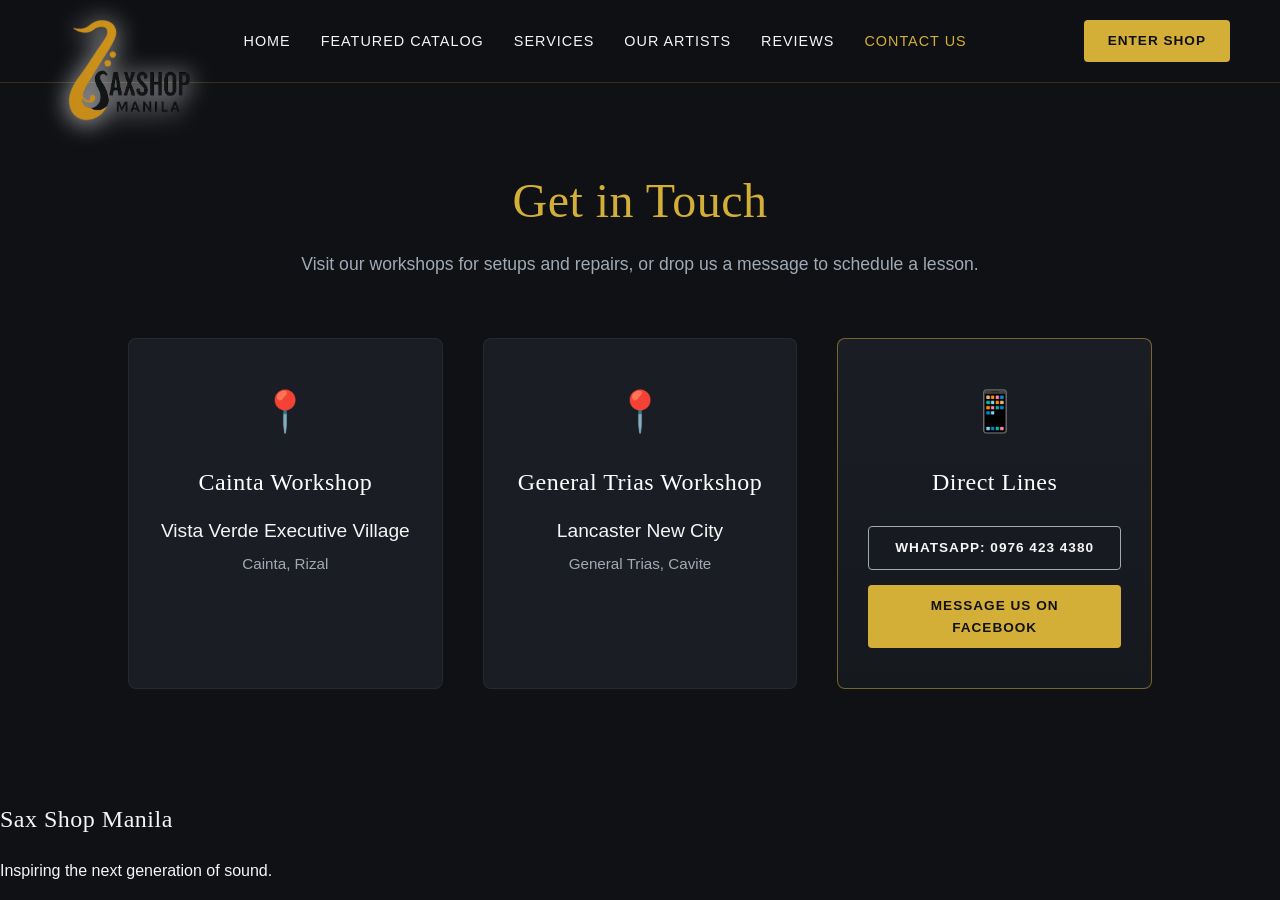
<file: contacts.html>
<!DOCTYPE html>
<html lang="en">
<head>
    <meta charset="UTF-8">
    <meta name="viewport" content="width=device-width, initial-scale=1">
    <title>Contact Us | Sax Shop Manila</title>
    <link rel="icon" href="assets/icons/logo.jpg">
    <link href="css/global.css" rel="stylesheet">
    <link href="css/contacts.css" rel="stylesheet">
</head>
<body class="contacts-body">

    <header class="main-header">
        <div class="logo">
            <a href="index.html">
                <img src="assets/icons/logo-transparent.png" alt="Sax Shop Manila" class="nav-logo">
            </a>
        </div>
        
        <nav class="primary-nav">
            <ul>
                <li><a href="index.html">Home</a></li>
                <li><a href="featured.html">Featured Catalog</a></li>
                <li><a href="services.html">Services</a></li>
                <li><a href="index.html#artists">Our Artists</a></li>
                <li><a href="index.html#reviews">Reviews</a></li>
                <li><a href="contacts.html" active="true">Contact Us</li>
            </ul>
        </nav>

        <div class="nav-actions">
            <a href="catalog.html" class="btn-primary btn-gold">Enter Shop</a>
        </div>
    </header> 

    <main class="contact-section">
        <div class="section-header">
            <h2>Get in Touch</h2>
            <p>Visit our workshops for setups and repairs, or drop us a message to schedule a lesson.</p>
        </div>

        <div class="contact-grid">
            <div class="contact-card">
                <div class="card-icon">📍</div>
                <h3>Cainta Workshop</h3>
                <p class="address">Vista Verde Executive Village</p>
                <p class="sub-text">Cainta, Rizal</p>
            </div>

            <div class="contact-card">
                <div class="card-icon">📍</div>
                <h3>General Trias Workshop</h3>
                <p class="address">Lancaster New City</p>
                <p class="sub-text">General Trias, Cavite</p>
            </div>

            <div class="contact-card highlight-card">
                <div class="card-icon">📱</div>
                <h3>Direct Lines</h3>
                <div class="contact-links">
                    <a href="https://wa.me/639764234380" target="_blank" class="btn-secondary">
                        WhatsApp: 0976 423 4380
                    </a>
                    <a href="https://web.facebook.com/Saxshopmanila" target="_blank" class="btn-primary btn-gold">
                        Message us on Facebook
                    </a>
                </div>
            </div>
        </div>
    </main>

    <footer class="grand-footer">
        <div class="footer-content">
            <h2>Sax Shop Manila</h2>
            <p>Inspiring the next generation of sound.</p>
        </div>
    </footer>
</body>
</html>
</file>
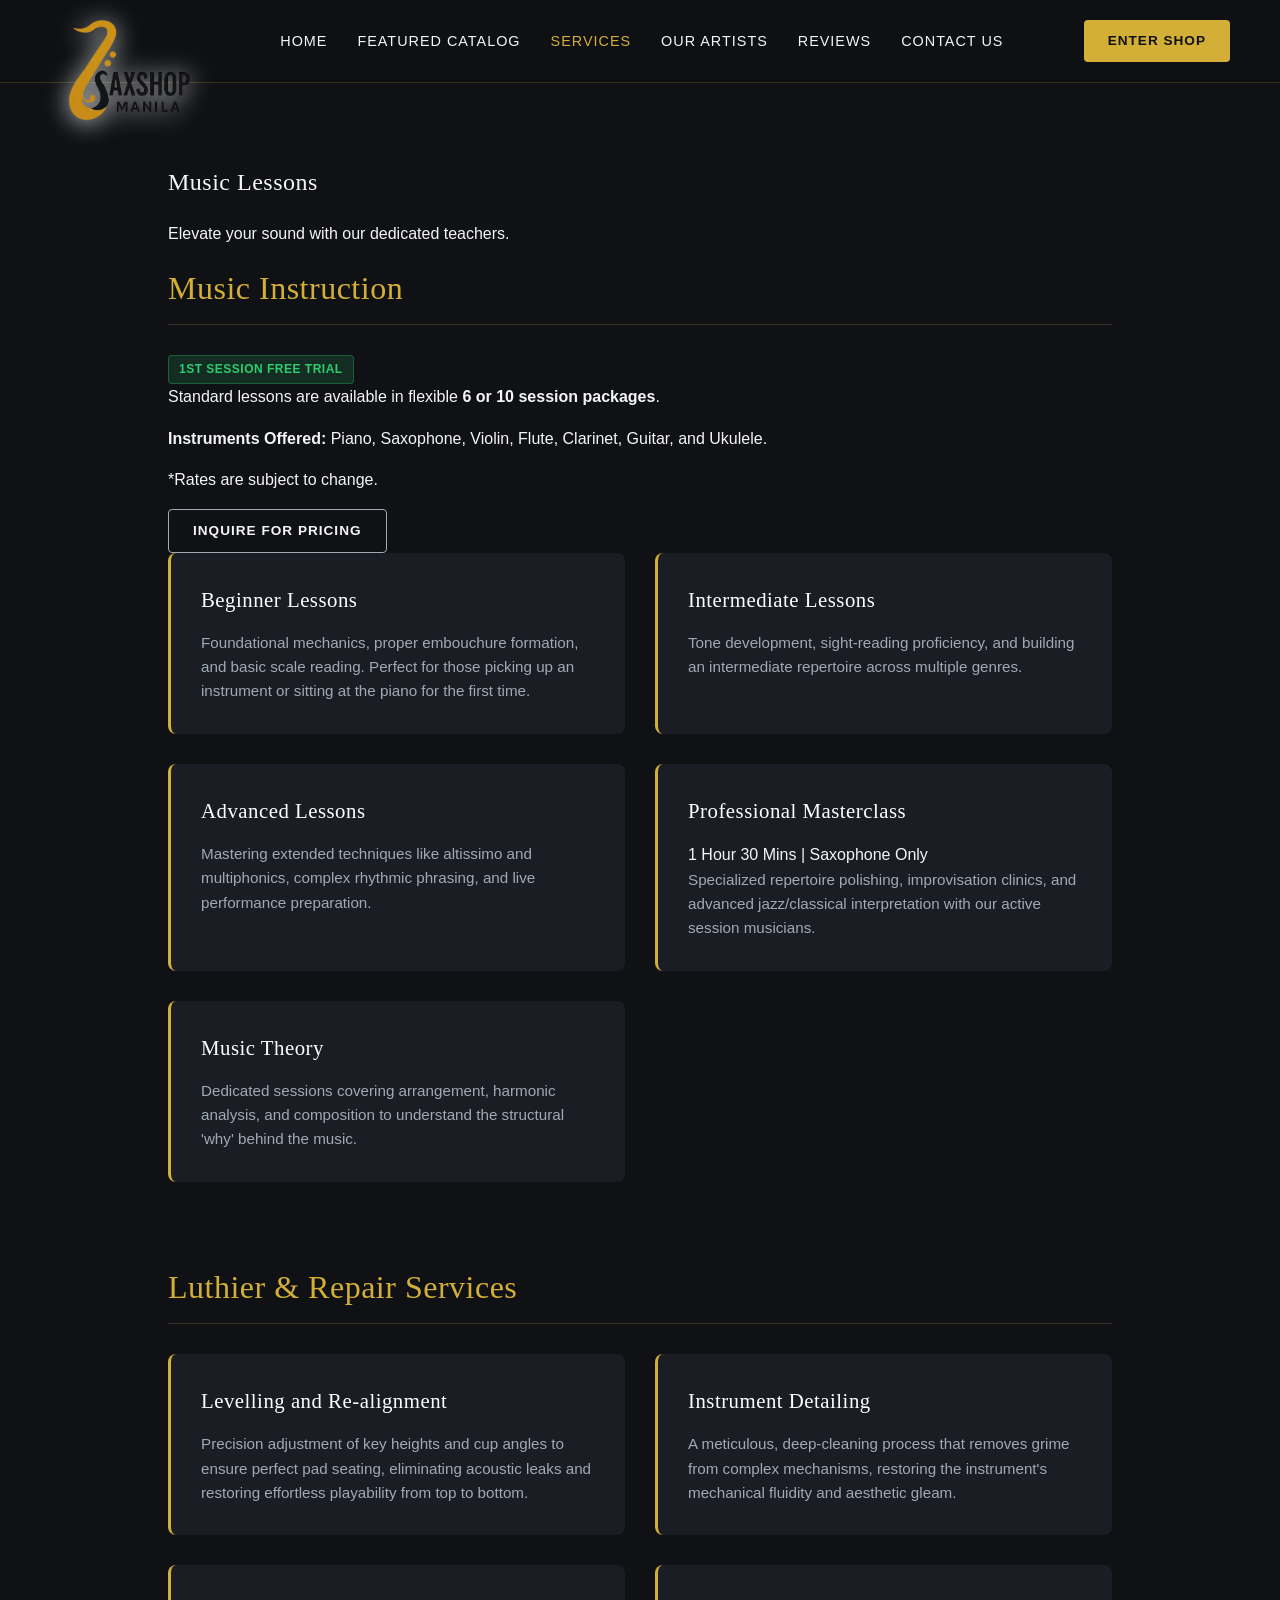
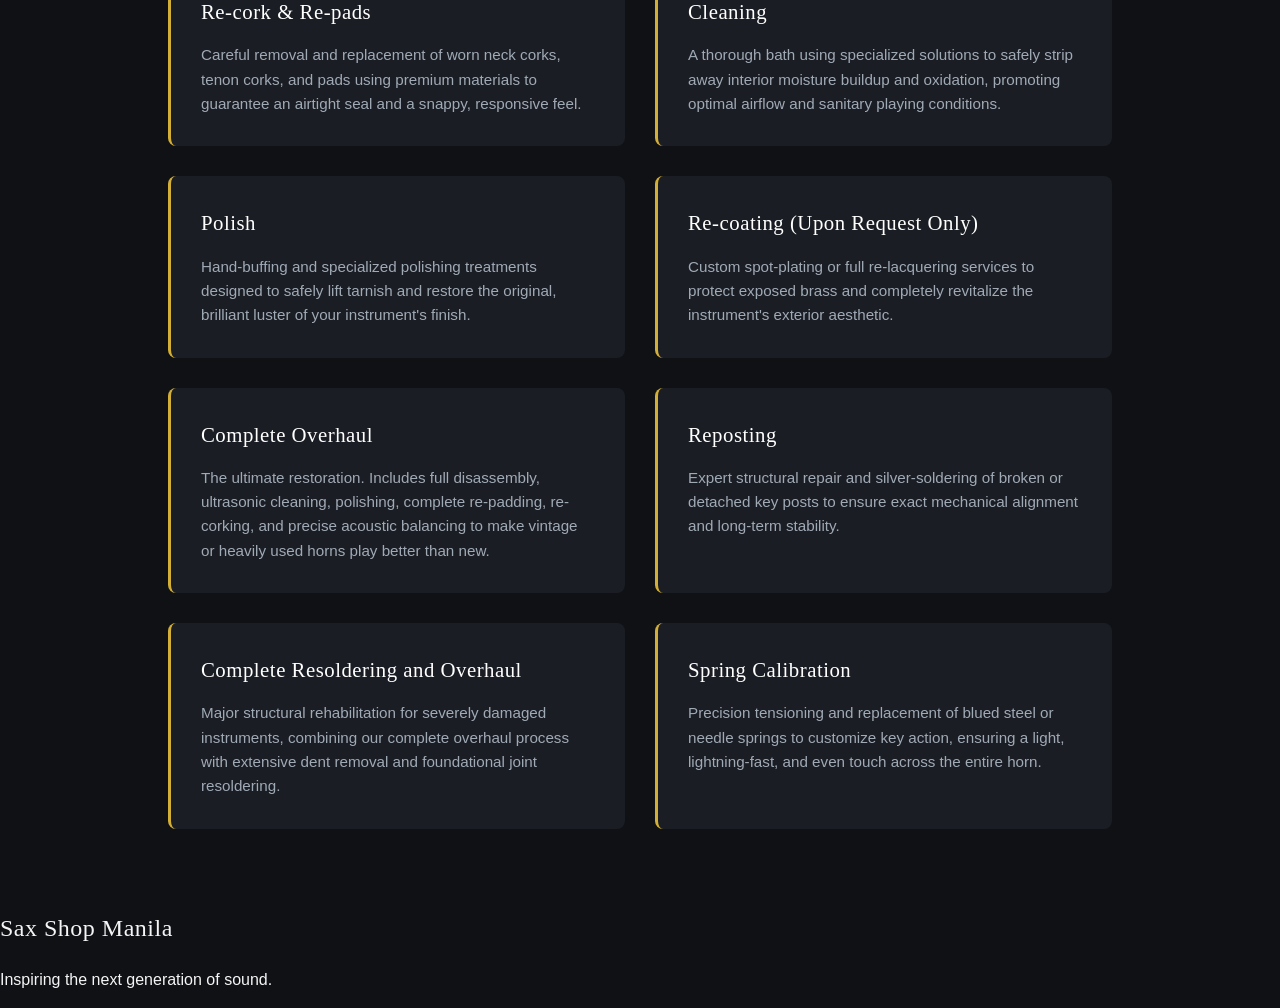
<file: services.html>
<!DOCTYPE html>
<html lang="en">
<head>
    <meta charset="UTF-8">
    <meta name="viewport" content="width=device-width, initial-scale=1">
    <title>Services & Lessons | Sax Shop Manila</title>
    <link rel="icon" href="assets/icons/logo.jpg">
    <link href="css/global.css" rel="stylesheet">
    <link href="css/services.css" rel="stylesheet">
</head>
<body class="services-body">

    <header class="main-header">
        <div class="logo">
            <a href="index.html">
                <img src="assets/icons/logo-transparent.png" alt="Sax Shop Manila" class="nav-logo">
            </a>
        </div>
        
        <nav class="primary-nav">
            <ul>
                <li><a href="index.html#hero">Home</a></li>
                <li><a href="featured.html">Featured Catalog</a></li>
                <li><a href="services.html" active="true">Services</a></li>
                <li><a href="index.html#artists">Our Artists</a></li>
                <li><a href="index.html#reviews">Reviews</a></li>
                <li><a href="contacts.html">Contact Us</a></li>
            </ul>
        </nav>

        <div class="nav-actions">
            <a href="catalog.html" class="btn-primary btn-gold">Enter Shop</a>
        </div>
    </header> 

    <main class="services-wrapper">
        <div class="section-header">
            <h2>Music Lessons</h2>
            <p>Elevate your sound with our dedicated teachers.</p>
        </div>

        <div class="service-category">
            <h3 class="category-title">Music Instruction</h3>
            
            <div class="service-info-banner">
                <div class="banner-content">
                    <span class="badge badge-stock">1st Session Free Trial</span>
                    <p>Standard lessons are available in flexible <strong>6 or 10 session packages</strong>.</p>
                    <p class="instruments-list"><strong>Instruments Offered:</strong> Piano, Saxophone, Violin, Flute, Clarinet, Guitar, and Ukulele.</p>
                </div>
                <div class="banner-action">
                    <p class="price-disclaimer">*Rates are subject to change.</p>
                    <a href="contacts.html" class="btn-secondary">Inquire for Pricing</a>
                </div>
            </div>

            <div class="service-grid">
                <div class="service-card" id="lessons-beginner">
                    <h4>Beginner Lessons</h4>
                    <p>Foundational mechanics, proper embouchure formation, and basic scale reading. Perfect for those picking up an instrument or sitting at the piano for the first time.</p>
                </div>
                <div class="service-card" id="lessons-intermediate">
                    <h4>Intermediate Lessons</h4>
                    <p>Tone development, sight-reading proficiency, and building an intermediate repertoire across multiple genres.</p>
                </div>
                <div class="service-card" id="lessons-advanced">
                    <h4>Advanced Lessons</h4>
                    <p>Mastering extended techniques like altissimo and multiphonics, complex rhythmic phrasing, and live performance preparation.</p>
                </div>
                <div class="service-card" id="lessons-professional">
                    <h4>Professional Masterclass</h4>
                    <span class="card-badge">1 Hour 30 Mins | Saxophone Only</span>
                    <p>Specialized repertoire polishing, improvisation clinics, and advanced jazz/classical interpretation with our active session musicians.</p>
                </div>
                <div class="service-card" id="music-theory">
                    <h4>Music Theory</h4>
                    <p>Dedicated sessions covering arrangement, harmonic analysis, and composition to understand the structural 'why' behind the music.</p>
                </div>
            </div>
        </div>

        <div class="service-category mt-50">
            <h3 class="category-title">Luthier & Repair Services</h3>
            <div class="service-grid">
                
                <div class="service-card">
                    <h4>Levelling and Re-alignment</h4>
                    <p>Precision adjustment of key heights and cup angles to ensure perfect pad seating, eliminating acoustic leaks and restoring effortless playability from top to bottom.</p>
                </div>
                
                <div class="service-card">
                    <h4>Instrument Detailing</h4>
                    <p>A meticulous, deep-cleaning process that removes grime from complex mechanisms, restoring the instrument's mechanical fluidity and aesthetic gleam.</p>
                </div>
                
                <div class="service-card">
                    <h4>Re-cork & Re-pads</h4>
                    <p>Careful removal and replacement of worn neck corks, tenon corks, and pads using premium materials to guarantee an airtight seal and a snappy, responsive feel.</p>
                </div>
                
                <div class="service-card">
                    <h4>Cleaning</h4>
                    <p>A thorough bath using specialized solutions to safely strip away interior moisture buildup and oxidation, promoting optimal airflow and sanitary playing conditions.</p>
                </div>
                
                <div class="service-card">
                    <h4>Polish</h4>
                    <p>Hand-buffing and specialized polishing treatments designed to safely lift tarnish and restore the original, brilliant luster of your instrument's finish.</p>
                </div>
                
                <div class="service-card">
                    <h4>Re-coating (Upon Request Only)</h4>
                    <p>Custom spot-plating or full re-lacquering services to protect exposed brass and completely revitalize the instrument's exterior aesthetic.</p>
                </div>
                
                <div class="service-card">
                    <h4>Complete Overhaul</h4>
                    <p>The ultimate restoration. Includes full disassembly, ultrasonic cleaning, polishing, complete re-padding, re-corking, and precise acoustic balancing to make vintage or heavily used horns play better than new.</p>
                </div>
                
                <div class="service-card">
                    <h4>Reposting</h4>
                    <p>Expert structural repair and silver-soldering of broken or detached key posts to ensure exact mechanical alignment and long-term stability.</p>
                </div>
                
                <div class="service-card">
                    <h4>Complete Resoldering and Overhaul</h4>
                    <p>Major structural rehabilitation for severely damaged instruments, combining our complete overhaul process with extensive dent removal and foundational joint resoldering.</p>
                </div>
                
                <div class="service-card">
                    <h4>Spring Calibration</h4>
                    <p>Precision tensioning and replacement of blued steel or needle springs to customize key action, ensuring a light, lightning-fast, and even touch across the entire horn.</p>
                </div>

            </div>
        </div>
    </main>

    <footer class="grand-footer">
        <div class="footer-content">
            <h2>Sax Shop Manila</h2>
            <p>Inspiring the next generation of sound.</p>
        </div>
    </footer>
</body>
</html>
</file>
<file: css/global.css>
/* ==========================================================================
   Sax Shop - Global Theme & Foundation
   ========================================================================== */

/* 1. CSS Variables (Theming Engine) */
:root {
    /* Color Palette - Premium Dark Theme */
    --bg-dark: #0f1115;          /* Deep Onyx background */
    --bg-card: #1a1d24;          /* Slightly lighter for panels/cards */
    --bg-surface: #22262e;       /* Hover states and floating elements */
    
    /* Accents - Brass & Gold */
    --accent-gold: #d4af37;
    --accent-gold-hover: #b5952f;
    --accent-highlight: rgba(212, 175, 55, 0.15); /* For subtle hover backgrounds */
    
    /* Status Colors (For POS & Stock) */
    --status-success: #2ecc71;   /* In Stock / Auth Valid */
    --status-danger: #e74c3c;    /* Out of Stock / Error */
    
    /* Typography Colors */
    --text-main: #f5f5f5;        /* Primary reading text */
    --text-muted: #a0aab5;       /* Secondary descriptions */
    --text-dark: #111111;        /* Dark text for gold buttons/badges */
    
    /* Spacing & Layout */
    --container-max: 1400px;
    --radius-sm: 4px;
    --radius-md: 8px;
    
    /* Transitions */
    --transition-fast: 0.2s ease;
    --transition-smooth: 0.3s ease-in-out;
}

/* 2. Global Resets */
*, *::before, *::after {
    box-sizing: border-box;
}

html {
    scroll-behavior: smooth; /* Smooth scrolling for anchor links */
}

body {
    margin: 0;
    padding: 0;
    background-color: var(--bg-dark);
    color: var(--text-main);
    font-family: 'Inter', 'Helvetica Neue', Helvetica, Arial, sans-serif; /* Clean body text */
    line-height: 1.6;
    -webkit-font-smoothing: antialiased;
}

/* 3. Global Typography */
h1, h2, h3, h4, h5, h6 {
    font-family: 'Playfair Display', 'Georgia', serif; /* Premium serif for headings */
    font-weight: 500;
    margin-top: 0;
    color: var(--text-main);
    letter-spacing: 0.5px;
}

p {
    margin: 0 0 1rem 0;
}

a {
    color: var(--accent-gold);
    text-decoration: none;
    transition: color var(--transition-fast);
}

a:hover {
    color: var(--accent-gold-hover);
}

/* 4. Global UI Components (Buttons & Badges) */
.btn-primary {
    display: inline-block;
    padding: 10px 24px;
    background-color: var(--accent-gold);
    color: var(--text-dark) !important; /* Force dark text for contrast */
    text-transform: uppercase;
    font-size: 0.85rem;
    font-weight: 700;
    letter-spacing: 1px;
    border: none;
    border-radius: var(--radius-sm);
    cursor: pointer;
    transition: all var(--transition-fast);
    text-align: center;
}

.btn-primary:hover {
    background-color: var(--accent-gold-hover);
    box-shadow: 0 0 15px rgba(212, 175, 55, 0.3);
}

.btn-secondary {
    display: inline-block;
    padding: 10px 24px;
    background-color: transparent;
    color: var(--text-main);
    border: 1px solid var(--text-muted);
    text-transform: uppercase;
    font-size: 0.85rem;
    font-weight: 600;
    letter-spacing: 1px;
    border-radius: var(--radius-sm);
    cursor: pointer;
    transition: all var(--transition-fast);
    text-align: center;
}

.btn-secondary:hover {
    border-color: var(--text-main);
    background-color: rgba(255, 255, 255, 0.05);
}

.badge {
    display: inline-block;
    padding: 4px 10px;
    font-size: 0.75rem;
    font-weight: bold;
    text-transform: uppercase;
    border-radius: var(--radius-sm);
    letter-spacing: 0.5px;
}

.badge-stock {
    background-color: rgba(46, 204, 113, 0.15);
    color: var(--status-success);
    border: 1px solid rgba(46, 204, 113, 0.3);
}

.badge-out {
    background-color: rgba(231, 76, 60, 0.15);
    color: var(--status-danger);
    border: 1px solid rgba(231, 76, 60, 0.3);
}

/* 5. Utility Classes */
.hidden {
    display: none !important;
}

.text-center {
    text-align: center;
}

.container {
    max-width: var(--container-max);
    margin: 0 auto;
    padding: 0 20px;
}

/* Scrollbar Styling for a polished feel */
::-webkit-scrollbar {
    width: 8px;
    height: 8px;
}

::-webkit-scrollbar-track {
    background: var(--bg-dark);
}

::-webkit-scrollbar-thumb {
    background: var(--bg-surface);
    border-radius: 4px;
}

::-webkit-scrollbar-thumb:hover {
    background: var(--text-muted);
}

/* ==========================================================================
   Global Header Navigation (Applies to all pages)
   ========================================================================== */
.main-header {
    display: flex;
    justify-content: space-between;
    align-items: center;
    padding: 20px 50px;
    background: rgba(15, 17, 21, 0.95);
    backdrop-filter: blur(10px);
    position: sticky;
    top: 0;
    z-index: 100;
    border-bottom: 1px solid rgba(212, 175, 55, 0.2);
}

/* ==========================================================================
   Logo Overlap / Breakout Effect
   ========================================================================== */

.logo {
    position: relative;
    width: 150px; /* Reserves horizontal space in the flexbox so nav links don't shift */
    height: 30px; /* Forces the header to stay thin */
    display: flex;
    align-items: center;
}

.nav-logo {
    position: absolute;
    top: -25px; /* Pulls the image up, allowing the bottom to hang over the header edge */
    left: 0;
    width: 160px; /* Makes the logo large enough to read */
    height: auto;
    z-index: 200; /* Ensures it stays above the page content when scrolling */
    
    /* Adds a soft backlight so the black text is readable on the dark header */
    filter: drop-shadow(0px 2px 12px rgba(255, 255, 255, 0.8)); 
    transition: transform 0.3s ease, filter 0.3s ease;
}

.nav-logo:hover {
    transform: scale(2);
    filter: drop-shadow(0px 4px 15px rgba(255, 255, 255, 1)); /* Glows gold on hover */
}

/* Ensure the old text is completely hidden if you accidentally left it in the HTML */
.logo h1 {
    display: none !important; 
}

.primary-nav ul {
    display: flex;
    align-items: center;
    gap: 30px;
    list-style: none;
    margin: 0;
    padding: 0;
}

.primary-nav a {
    color: var(--text-main);
    text-decoration: none;
    font-size: 0.9rem;
    text-transform: uppercase;
    letter-spacing: 1px;
    transition: color 0.3s ease;
}

/* Highlights the link if hovered OR if it is the active page */
.primary-nav a:hover, 
.primary-nav a[active="true"] {
    color: var(--accent-gold);
}
</file>
<file: css/contacts.css>
/* ==========================================================================
   contacts.css - Contact Page Layout
   ========================================================================== */

.contacts-body {
    background-color: var(--bg-dark);
    display: flex;
    flex-direction: column;
    min-height: 100vh;
}

.contact-section {
    padding: 80px 10%;
    flex: 1;
}

.section-header {
    text-align: center;
    margin-bottom: 60px;
}

.section-header h2 {
    font-size: 3rem;
    color: var(--accent-gold);
    margin-bottom: 10px;
}

.section-header p {
    color: var(--text-muted);
    font-size: 1.1rem;
}

.contact-grid {
    display: grid;
    grid-template-columns: repeat(auto-fit, minmax(300px, 1fr));
    gap: 40px;
    max-width: 1200px;
    margin: 0 auto;
}

.contact-card {
    background: var(--bg-card);
    padding: 40px 30px;
    border-radius: var(--radius-md);
    text-align: center;
    border: 1px solid rgba(255,255,255,0.05);
    transition: transform var(--transition-smooth), border-color var(--transition-fast);
}

.contact-card:hover {
    transform: translateY(-5px);
    border-color: rgba(212, 175, 55, 0.3);
}

.highlight-card {
    border: 1px solid rgba(212, 175, 55, 0.5);
    background: linear-gradient(180deg, var(--bg-card) 0%, #15181d 100%);
}

.card-icon {
    font-size: 2.5rem;
    margin-bottom: 20px;
}

.contact-card h3 {
    color: white;
    font-size: 1.5rem;
    margin-bottom: 15px;
}

.address {
    font-size: 1.2rem;
    color: var(--text-main);
    margin-bottom: 5px;
}

.sub-text {
    color: var(--text-muted);
    font-size: 0.95rem;
}

.contact-links {
    display: flex;
    flex-direction: column;
    gap: 15px;
    margin-top: 25px;
}

.contact-links a {
    width: 100%;
}
</file>
<file: css/services.css>
/* ==========================================================================
   services.css - Lessons and Luthier Page
   ========================================================================== */

.services-body {
    background-color: var(--bg-dark);
}

.services-wrapper {
    padding: 80px 10%;
    max-width: 1200px;
    margin: 0 auto;
}

.category-title {
    color: var(--accent-gold);
    font-size: 2rem;
    border-bottom: 1px solid rgba(212, 175, 55, 0.2);
    padding-bottom: 10px;
    margin-bottom: 30px;
}

.service-grid {
    display: grid;
    grid-template-columns: repeat(auto-fit, minmax(300px, 1fr));
    gap: 30px;
}

.service-card {
    background: var(--bg-card);
    padding: 30px;
    border-radius: var(--radius-md);
    border-left: 3px solid var(--accent-gold);
    transition: transform var(--transition-fast);
}

.service-card:hover {
    transform: translateX(5px);
    background: var(--bg-surface);
}

.service-card h4 {
    color: white;
    font-size: 1.3rem;
    margin-bottom: 15px;
}

.service-card p {
    color: var(--text-muted);
    font-size: 0.95rem;
    line-height: 1.6;
    margin: 0;
}

.mt-50 {
    margin-top: 80px;
}
</file>
